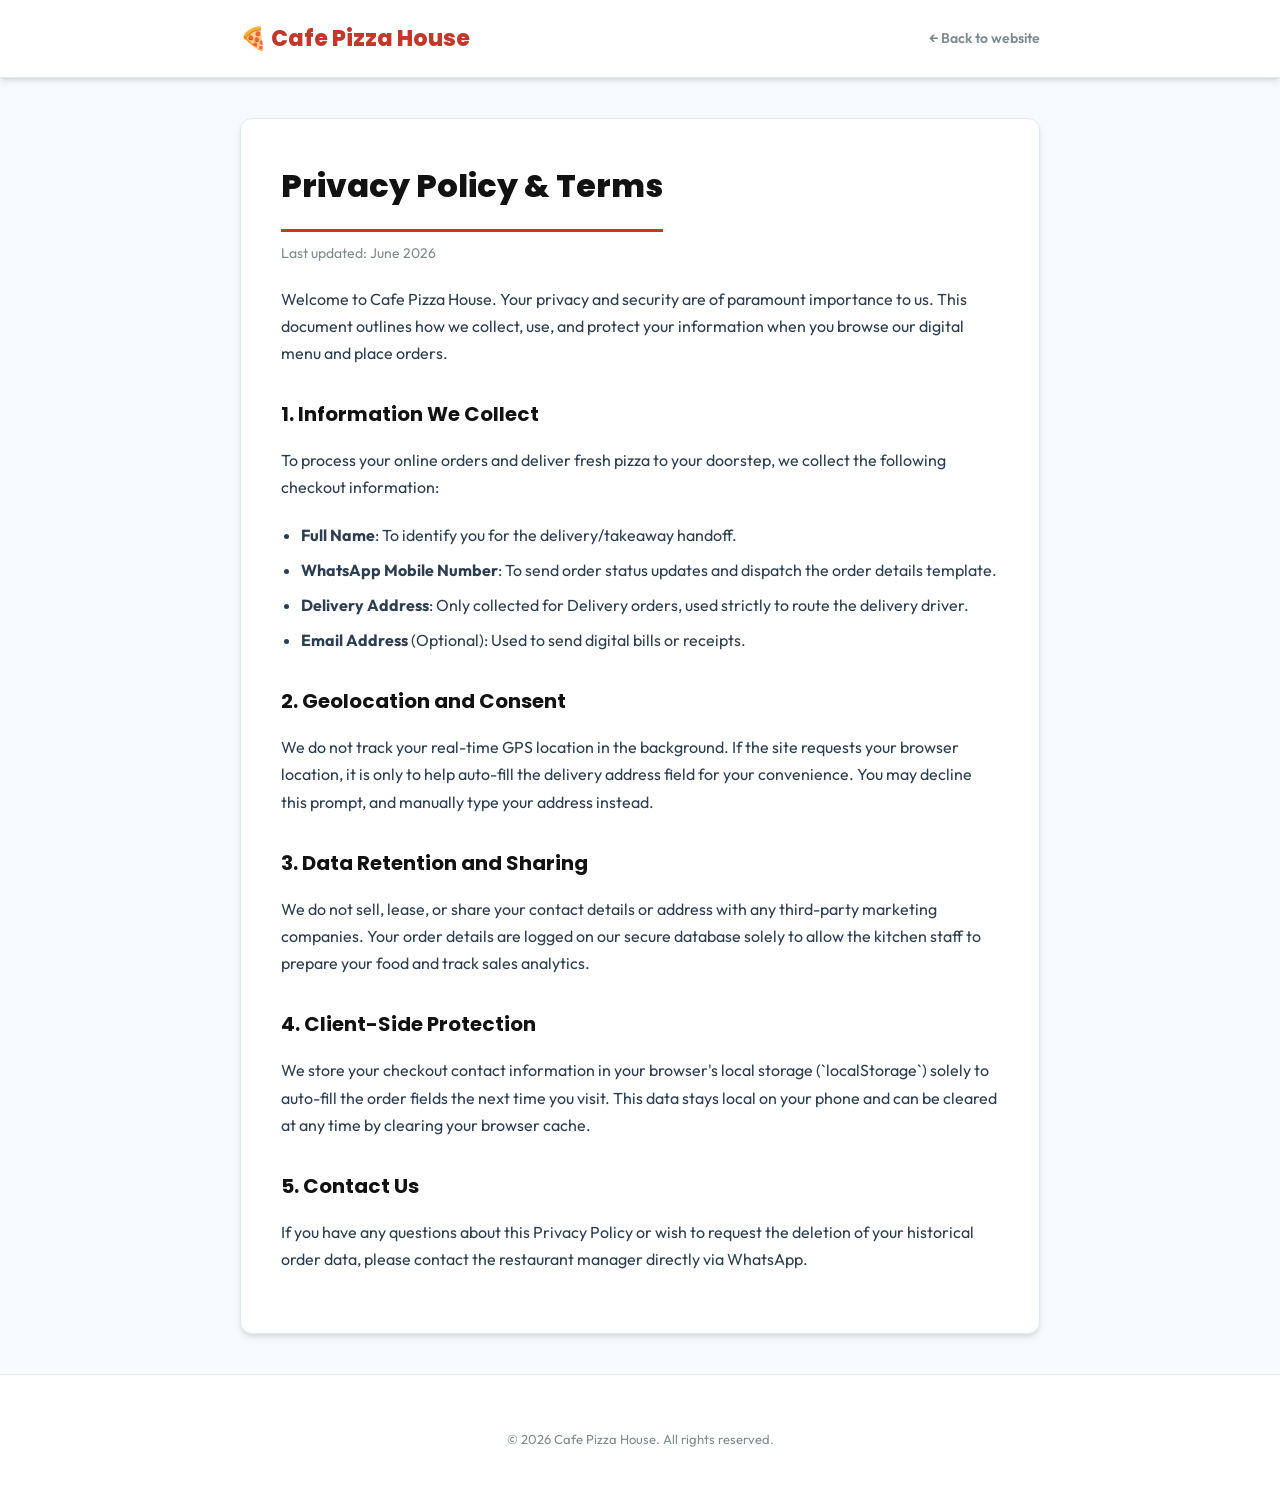
<file: privacy.html>
<!DOCTYPE html>
<html lang="en">
<head>
  <meta charset="UTF-8">
  <meta name="viewport" content="width=device-width, initial-scale=1.0">
  <title>Privacy Policy & Terms — Cafe Pizza House</title>
  <link rel="preconnect" href="https://fonts.googleapis.com">
  <link rel="preconnect" href="https://fonts.gstatic.com" crossorigin>
  <link href="https://fonts.googleapis.com/css2?family=Outfit:wght@400;500;600;700;800&family=Poppins:wght@700;800&display=swap" rel="stylesheet">
  <style>
    :root {
      --primary: #c0392b;
      --primary-dark: #a0281c;
      --dark: #121212;
      --text: #2c3e50;
      --text-muted: #7f8c8d;
      --border: #e2e8f0;
      --surface: #ffffff;
      --background: #f7fafc;
      --radius: 12px;
      --shadow: 0 4px 6px -1px rgba(0, 0, 0, 0.1), 0 2px 4px -1px rgba(0, 0, 0, 0.06);
    }
    
    body {
      font-family: 'Outfit', sans-serif;
      margin: 0;
      padding: 0;
      background-color: var(--background);
      color: var(--text);
      line-height: 1.7;
    }
    
    .header {
      background-color: var(--surface);
      border-bottom: 1px solid var(--border);
      padding: 20px 0;
      box-shadow: var(--shadow);
      position: sticky;
      top: 0;
      z-index: 100;
    }
    
    .container {
      max-width: 800px;
      margin: 0 auto;
      padding: 0 20px;
    }
    
    .header-content {
      display: flex;
      justify-content: space-between;
      align-items: center;
    }
    
    .logo {
      font-family: 'Poppins', sans-serif;
      font-weight: 800;
      font-size: 22px;
      color: var(--primary);
      text-decoration: none;
      display: flex;
      align-items: center;
      gap: 8px;
    }
    
    .btn-back {
      color: var(--text-muted);
      text-decoration: none;
      font-weight: 600;
      font-size: 14px;
      transition: color 0.2s;
    }
    
    .btn-back:hover {
      color: var(--primary);
    }
    
    .content-box {
      background-color: var(--surface);
      border: 1px solid var(--border);
      border-radius: var(--radius);
      padding: 40px;
      margin: 40px 0;
      box-shadow: var(--shadow);
    }
    
    h1 {
      font-family: 'Poppins', sans-serif;
      font-weight: 800;
      color: var(--dark);
      font-size: 32px;
      margin-top: 0;
      margin-bottom: 10px;
      border-bottom: 3px solid var(--primary);
      padding-bottom: 15px;
      display: inline-block;
    }
    
    h2 {
      font-family: 'Poppins', sans-serif;
      font-weight: 700;
      color: var(--dark);
      font-size: 20px;
      margin-top: 30px;
      margin-bottom: 15px;
    }
    
    p {
      margin-bottom: 20px;
    }
    
    ul {
      margin-bottom: 20px;
      padding-left: 20px;
    }
    
    li {
      margin-bottom: 8px;
    }
    
    .footer {
      text-align: center;
      padding: 40px 0;
      font-size: 13px;
      color: var(--text-muted);
      border-top: 1px solid var(--border);
      background-color: var(--surface);
    }
  </style>
</head>
<body>

  <header class="header">
    <div class="container header-content">
      <a href="/" class="logo">🍕 Cafe Pizza House</a>
      <a href="/" class="btn-back">← Back to website</a>
    </div>
  </header>

  <main class="container">
    <article class="content-box">
      <h1>Privacy Policy & Terms</h1>
      <p style="color: var(--text-muted); font-size: 14px; margin-top: 0;">Last updated: June 2026</p>
      
      <p>Welcome to Cafe Pizza House. Your privacy and security are of paramount importance to us. This document outlines how we collect, use, and protect your information when you browse our digital menu and place orders.</p>

      <h2>1. Information We Collect</h2>
      <p>To process your online orders and deliver fresh pizza to your doorstep, we collect the following checkout information:</p>
      <ul>
        <li><strong>Full Name</strong>: To identify you for the delivery/takeaway handoff.</li>
        <li><strong>WhatsApp Mobile Number</strong>: To send order status updates and dispatch the order details template.</li>
        <li><strong>Delivery Address</strong>: Only collected for Delivery orders, used strictly to route the delivery driver.</li>
        <li><strong>Email Address</strong> (Optional): Used to send digital bills or receipts.</li>
      </ul>

      <h2>2. Geolocation and Consent</h2>
      <p>We do not track your real-time GPS location in the background. If the site requests your browser location, it is only to help auto-fill the delivery address field for your convenience. You may decline this prompt, and manually type your address instead.</p>

      <h2>3. Data Retention and Sharing</h2>
      <p>We do not sell, lease, or share your contact details or address with any third-party marketing companies. Your order details are logged on our secure database solely to allow the kitchen staff to prepare your food and track sales analytics.</p>

      <h2>4. Client-Side Protection</h2>
      <p>We store your checkout contact information in your browser's local storage (`localStorage`) solely to auto-fill the order fields the next time you visit. This data stays local on your phone and can be cleared at any time by clearing your browser cache.</p>

      <h2>5. Contact Us</h2>
      <p>If you have any questions about this Privacy Policy or wish to request the deletion of your historical order data, please contact the restaurant manager directly via WhatsApp.</p>
    </article>
  </main>

  <footer class="footer">
    <div class="container">
      <p>&copy; 2026 Cafe Pizza House. All rights reserved.</p>
    </div>
  </footer>

</body>
</html>
</file>
